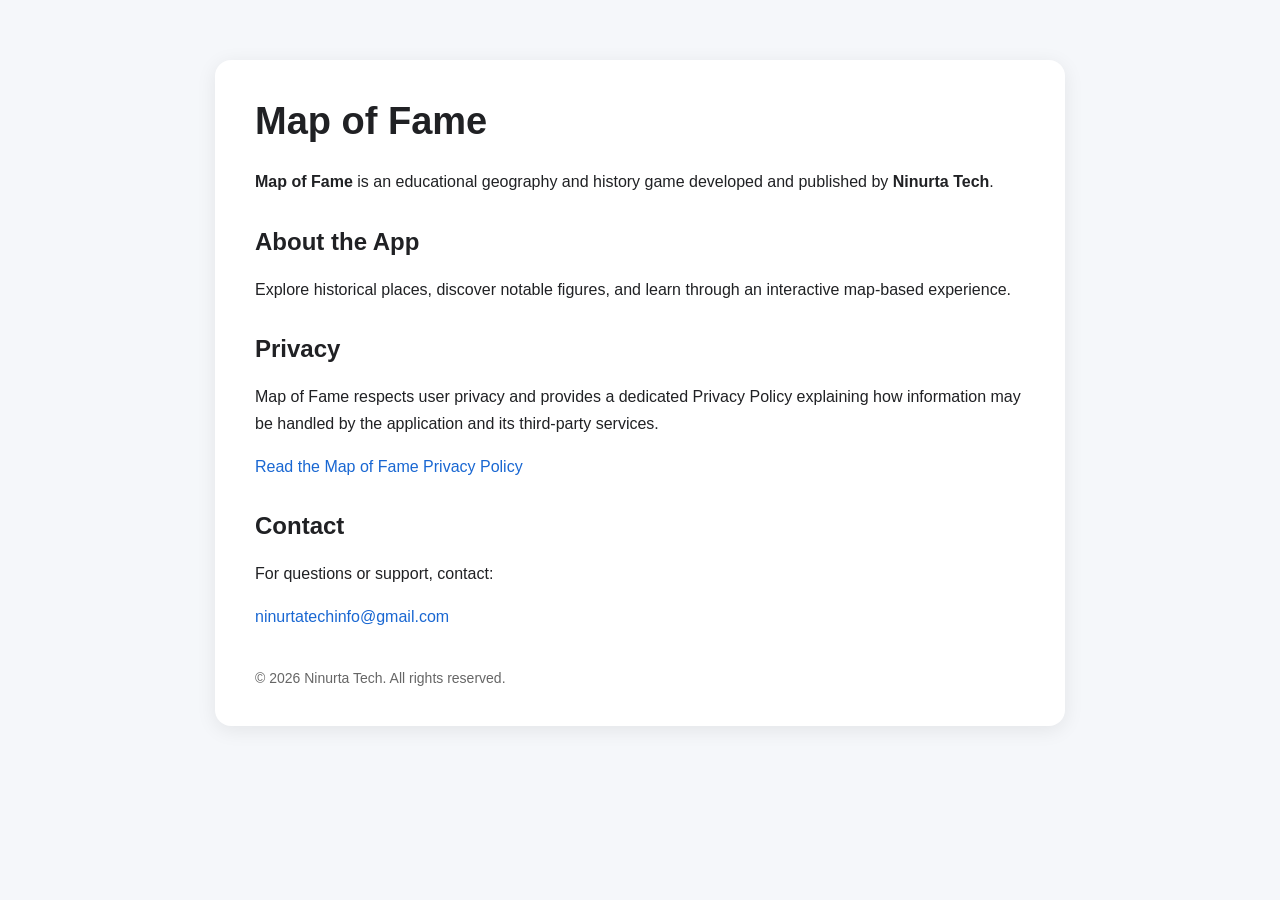
<file: index.html>
<!DOCTYPE html>
<html lang="en">
<head>
    <meta charset="UTF-8">
    <meta name="viewport" content="width=device-width, initial-scale=1.0">

    <title>Map of Fame</title>

    <meta
        name="description"
        content="Map of Fame is an educational geography and history game by Ninurta Tech."
    >

    <style>
        body {
            font-family: Arial, sans-serif;
            margin: 0;
            background: #f5f7fa;
            color: #202124;
        }

        .container {
            max-width: 850px;
            margin: 0 auto;
            padding: 60px 24px;
        }

        .card {
            background: white;
            padding: 40px;
            border-radius: 16px;
            box-shadow: 0 4px 20px rgba(0,0,0,0.08);
        }

        h1 {
            margin-top: 0;
            font-size: 38px;
        }

        h2 {
            margin-top: 32px;
        }

        p {
            line-height: 1.7;
        }

        a {
            color: #1967d2;
            text-decoration: none;
        }

        a:hover {
            text-decoration: underline;
        }

        .footer {
            margin-top: 40px;
            color: #666;
            font-size: 14px;
        }
    </style>
</head>

<body>

<div class="container">

    <div class="card">

        <h1>Map of Fame</h1>

        <p>
            <strong>Map of Fame</strong> is an educational geography and
            history game developed and published by
            <strong>Ninurta Tech</strong>.
        </p>

        <h2>About the App</h2>

        <p>
            Explore historical places, discover notable figures,
            and learn through an interactive map-based experience.
        </p>

        <h2>Privacy</h2>

        <p>
            Map of Fame respects user privacy and provides a dedicated
            Privacy Policy explaining how information may be handled
            by the application and its third-party services.
        </p>

        <p>
            <a href="privacy-policy.html">
                Read the Map of Fame Privacy Policy
            </a>
        </p>

        <h2>Contact</h2>

        <p>
            For questions or support, contact:
        </p>

        <p>
            <a href="mailto:ninurtatechinfo@gmail.com">
                ninurtatechinfo@gmail.com
            </a>
        </p>

        <div class="footer">
            © 2026 Ninurta Tech. All rights reserved.
        </div>

    </div>

</div>

</body>
</html>
</file>
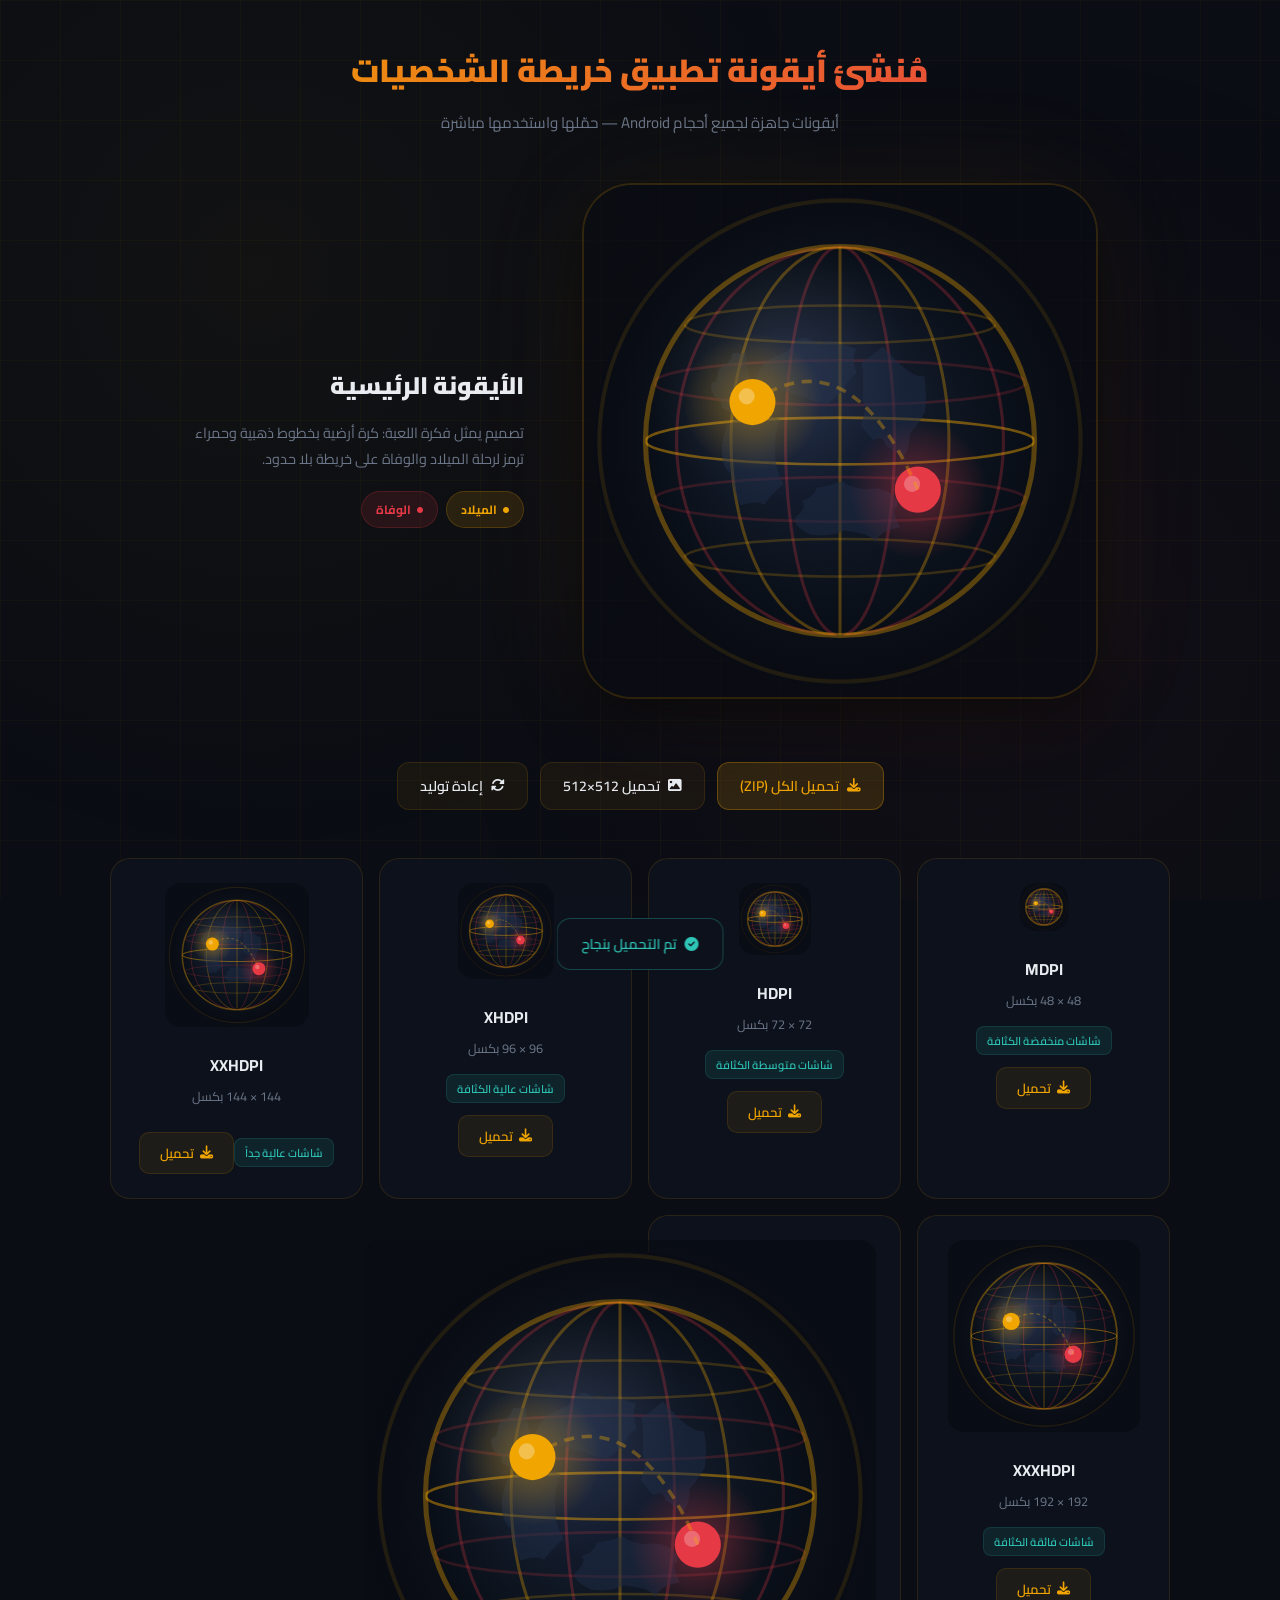
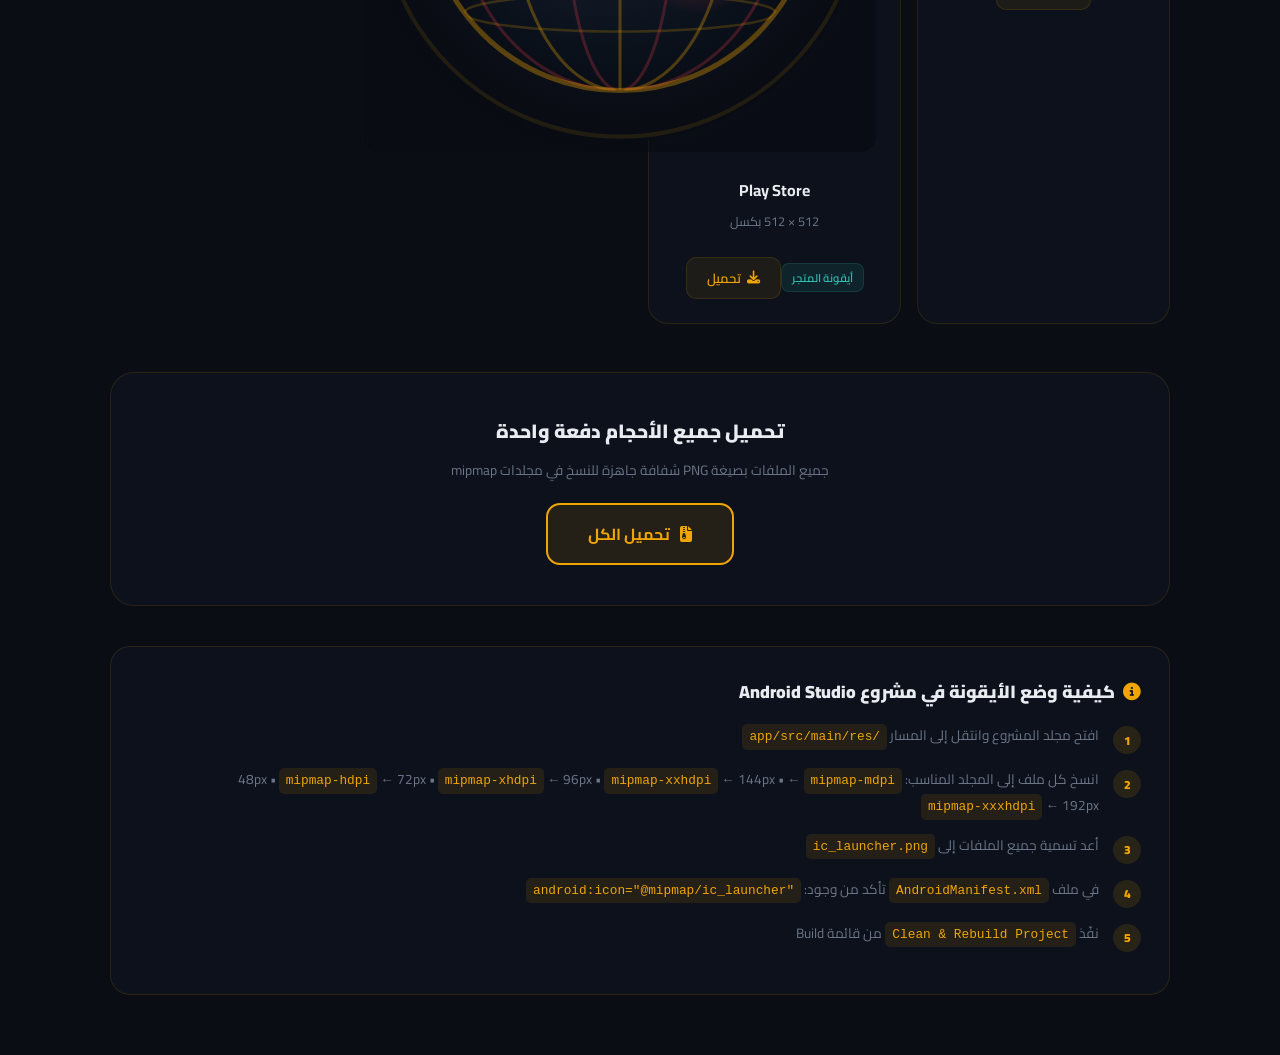
<file: icon_generator.html>
<!DOCTYPE html>
<html lang="ar" dir="rtl">
<head>
    <meta charset="UTF-8">
    <meta name="viewport" content="width=device-width, initial-scale=1.0">
    <title>مُنشئ أيقونة التطبيق - خريطة الشخصيات</title>
    <link href="https://fonts.googleapis.com/css2?family=Cairo:wght@400;700;900&display=swap" rel="stylesheet">
    <link rel="stylesheet" href="https://cdnjs.cloudflare.com/ajax/libs/font-awesome/6.5.0/css/all.min.css">
    <style>
        :root {
            --bg: #0a0d14;
            --fg: #e8ecf1;
            --muted: #6b7688;
            --accent: #f0a500;
            --death: #e63946;
            --success: #2ec4b6;
            --card: rgba(14,18,28,0.9);
            --border: rgba(240,165,0,0.12);
        }
        * { margin:0; padding:0; box-sizing:border-box; }
        body {
            font-family: 'Cairo', sans-serif;
            background: var(--bg);
            color: var(--fg);
            min-height: 100vh;
            overflow-x: hidden;
        }

        /* خلفية متحركة */
        .bg-grid {
            position: fixed; inset: 0; z-index: 0;
            background-image:
                radial-gradient(circle at 20% 30%, rgba(240,165,0,0.04) 0%, transparent 50%),
                radial-gradient(circle at 80% 70%, rgba(230,57,70,0.04) 0%, transparent 50%);
            background-size: 100% 100%;
        }
        .bg-grid::after {
            content: '';
            position: absolute; inset: 0;
            background-image: linear-gradient(rgba(240,165,0,0.03) 1px, transparent 1px),
                              linear-gradient(90deg, rgba(240,165,0,0.03) 1px, transparent 1px);
            background-size: 60px 60px;
        }

        .container {
            position: relative; z-index: 1;
            max-width: 1100px;
            margin: 0 auto;
            padding: 40px 20px 60px;
        }

        /* العنوان */
        .page-header {
            text-align: center;
            margin-bottom: 48px;
        }
        .page-header h1 {
            font-size: 2rem;
            font-weight: 900;
            margin-bottom: 8px;
            background: linear-gradient(135deg, var(--accent), var(--death));
            -webkit-background-clip: text;
            -webkit-text-fill-color: transparent;
            background-clip: text;
        }
        .page-header p {
            color: var(--muted);
            font-size: 0.95rem;
        }

        /* المعاينة الرئيسية */
        .preview-section {
            display: flex;
            align-items: center;
            justify-content: center;
            gap: 60px;
            margin-bottom: 56px;
            flex-wrap: wrap;
        }
        .main-preview {
            position: relative;
        }
        .main-preview canvas {
            border-radius: 48px;
            box-shadow:
                0 0 0 2px rgba(240,165,0,0.15),
                0 20px 60px rgba(0,0,0,0.5),
                0 0 120px rgba(240,165,0,0.08);
            transition: transform 0.4s ease;
        }
        .main-preview canvas:hover {
            transform: scale(1.03);
        }
        .preview-info {
            max-width: 340px;
        }
        .preview-info h2 {
            font-size: 1.5rem;
            font-weight: 900;
            margin-bottom: 12px;
            color: var(--fg);
        }
        .preview-info p {
            color: var(--muted);
            font-size: 0.9rem;
            line-height: 1.8;
            margin-bottom: 20px;
        }
        .preview-badge {
            display: inline-flex;
            align-items: center;
            gap: 6px;
            padding: 6px 14px;
            border-radius: 20px;
            font-size: 0.75rem;
            font-weight: 700;
        }
        .badge-gold { background: rgba(240,165,0,0.12); color: var(--accent); border: 1px solid rgba(240,165,0,0.2); }
        .badge-red { background: rgba(230,57,70,0.12); color: var(--death); border: 1px solid rgba(230,57,70,0.2); }

        /* أزرار التحكم */
        .controls-bar {
            display: flex;
            justify-content: center;
            gap: 12px;
            margin-bottom: 48px;
            flex-wrap: wrap;
        }
        .ctrl-btn {
            padding: 10px 22px;
            border-radius: 12px;
            border: 1px solid var(--border);
            background: rgba(240,165,0,0.06);
            color: var(--fg);
            font-family: 'Cairo', sans-serif;
            font-size: 0.88rem;
            font-weight: 600;
            cursor: pointer;
            transition: all 0.25s ease;
            display: flex;
            align-items: center;
            gap: 8px;
        }
        .ctrl-btn:hover {
            background: rgba(240,165,0,0.14);
            border-color: rgba(240,165,0,0.3);
            transform: translateY(-2px);
            box-shadow: 0 6px 20px rgba(240,165,0,0.08);
        }
        .ctrl-btn.primary {
            background: rgba(240,165,0,0.15);
            border-color: rgba(240,165,0,0.3);
            color: var(--accent);
        }
        .ctrl-btn i { font-size: 0.85rem; }

        /* شبكة الأحجام */
        .sizes-grid {
            display: grid;
            grid-template-columns: repeat(auto-fill, minmax(220px, 1fr));
            gap: 16px;
            margin-bottom: 48px;
        }
        .size-card {
            background: var(--card);
            border: 1px solid var(--border);
            border-radius: 20px;
            padding: 24px;
            text-align: center;
            transition: all 0.3s ease;
        }
        .size-card:hover {
            border-color: rgba(240,165,0,0.25);
            transform: translateY(-3px);
            box-shadow: 0 10px 30px rgba(0,0,0,0.3);
        }
        .size-card canvas {
            border-radius: 16px;
            margin-bottom: 14px;
            image-rendering: -webkit-optimize-contrast;
            image-rendering: crisp-edges;
        }
        .size-label {
            font-weight: 700;
            font-size: 1rem;
            margin-bottom: 4px;
        }
        .size-dims {
            color: var(--muted);
            font-size: 0.8rem;
            margin-bottom: 12px;
        }
        .size-use {
            display: inline-block;
            padding: 3px 10px;
            border-radius: 8px;
            font-size: 0.7rem;
            font-weight: 600;
            background: rgba(46,196,182,0.1);
            color: var(--success);
            border: 1px solid rgba(46,196,182,0.15);
        }
        .dl-btn {
            margin-top: 12px;
            padding: 8px 20px;
            border-radius: 10px;
            border: 1px solid var(--border);
            background: rgba(240,165,0,0.08);
            color: var(--accent);
            font-family: 'Cairo', sans-serif;
            font-size: 0.82rem;
            font-weight: 600;
            cursor: pointer;
            transition: all 0.2s ease;
            display: inline-flex;
            align-items: center;
            gap: 6px;
        }
        .dl-btn:hover {
            background: rgba(240,165,0,0.18);
            border-color: rgba(240,165,0,0.3);
        }

        /* تحميل الكل */
        .download-all-section {
            text-align: center;
            padding: 40px 20px;
            background: var(--card);
            border: 1px solid var(--border);
            border-radius: 24px;
        }
        .download-all-section h3 {
            font-size: 1.2rem;
            font-weight: 900;
            margin-bottom: 8px;
        }
        .download-all-section p {
            color: var(--muted);
            font-size: 0.85rem;
            margin-bottom: 20px;
        }
        .dl-all-btn {
            padding: 14px 40px;
            border-radius: 14px;
            border: 2px solid var(--accent);
            background: rgba(240,165,0,0.1);
            color: var(--accent);
            font-family: 'Cairo', sans-serif;
            font-size: 1rem;
            font-weight: 700;
            cursor: pointer;
            transition: all 0.3s ease;
            display: inline-flex;
            align-items: center;
            gap: 10px;
        }
        .dl-all-btn:hover {
            background: rgba(240,165,0,0.2);
            transform: translateY(-2px);
            box-shadow: 0 10px 40px rgba(240,165,0,0.15);
        }

        /* إشعار */
        .toast {
            position: fixed;
            bottom: 30px;
            left: 50%;
            transform: translateX(-50%) translateY(100px);
            background: var(--card);
            border: 1px solid rgba(46,196,182,0.3);
            color: var(--success);
            padding: 12px 24px;
            border-radius: 14px;
            font-size: 0.88rem;
            font-weight: 600;
            z-index: 999;
            transition: transform 0.4s ease;
            backdrop-filter: blur(16px);
            -webkit-backdrop-filter: blur(16px);
            display: flex;
            align-items: center;
            gap: 8px;
        }
        .toast.show {
            transform: translateX(-50%) translateY(0);
        }

        /* تعليمات */
        .instructions {
            margin-top: 40px;
            background: var(--card);
            border: 1px solid var(--border);
            border-radius: 20px;
            padding: 28px;
        }
        .instructions h3 {
            font-size: 1.1rem;
            font-weight: 900;
            margin-bottom: 16px;
            display: flex;
            align-items: center;
            gap: 8px;
        }
        .instructions h3 i { color: var(--accent); }
        .step {
            display: flex;
            gap: 14px;
            margin-bottom: 14px;
            align-items: flex-start;
        }
        .step-num {
            width: 28px; height: 28px;
            border-radius: 50%;
            background: rgba(240,165,0,0.12);
            color: var(--accent);
            display: flex;
            align-items: center;
            justify-content: center;
            font-size: 0.75rem;
            font-weight: 900;
            flex-shrink: 0;
            margin-top: 2px;
        }
        .step-text {
            color: var(--muted);
            font-size: 0.85rem;
            line-height: 1.7;
        }
        .step-text code {
            background: rgba(240,165,0,0.1);
            color: var(--accent);
            padding: 2px 7px;
            border-radius: 5px;
            font-size: 0.8rem;
            direction: ltr;
            display: inline-block;
        }

        @media (max-width: 640px) {
            .preview-section { gap: 30px; }
            .page-header h1 { font-size: 1.5rem; }
            .sizes-grid { grid-template-columns: 1fr 1fr; gap: 10px; }
            .size-card { padding: 14px; }
            .container { padding: 24px 14px 40px; }
        }
    </style>
</head>
<body>
    <div class="bg-grid"></div>

    <div class="container">
        <!-- العنوان -->
        <header class="page-header">
            <h1>مُنشئ أيقونة تطبيق خريطة الشخصيات</h1>
            <p>أيقونات جاهزة لجميع أحجام Android — حمّلها واستخدمها مباشرة</p>
        </header>

        <!-- المعاينة الرئيسية -->
        <section class="preview-section">
            <div class="main-preview">
                <canvas id="mainCanvas" width="512" height="512"></canvas>
            </div>
            <div class="preview-info">
                <h2>الأيقونة الرئيسية</h2>
                <p>
                    تصميم يمثل فكرة اللعبة: كرة أرضية بخطوط ذهبية وحمراء ترمز
                    لرحلة الميلاد والوفاة على خريطة بلا حدود.
                </p>
                <div style="display:flex;gap:8px;flex-wrap:wrap;">
                    <span class="preview-badge badge-gold">
                        <i class="fas fa-circle" style="font-size:6px;"></i> الميلاد
                    </span>
                    <span class="preview-badge badge-red">
                        <i class="fas fa-circle" style="font-size:6px;"></i> الوفاة
                    </span>
                </div>
            </div>
        </section>

        <!-- أزرار التحكم -->
        <div class="controls-bar">
            <button class="ctrl-btn primary" onclick="downloadAll()">
                <i class="fas fa-download"></i> تحميل الكل (ZIP)
            </button>
            <button class="ctrl-btn" onclick="downloadSingle(512, 'ic_launcher.png')">
                <i class="fas fa-image"></i> تحميل 512×512
            </button>
            <button class="ctrl-btn" onclick="regenerate()">
                <i class="fas fa-sync-alt"></i> إعادة توليد
            </button>
        </div>

        <!-- شبكة الأحجام -->
        <section class="sizes-grid" id="sizesGrid"></section>

        <!-- تحميل الكل -->
        <section class="download-all-section">
            <h3>تحميل جميع الأحجام دفعة واحدة</h3>
            <p>جميع الملفات بصيغة PNG شفافة جاهزة للنسخ في مجلدات mipmap</p>
            <button class="dl-all-btn" onclick="downloadAll()">
                <i class="fas fa-file-archive"></i>
                تحميل الكل
            </button>
        </section>

        <!-- تعليمات -->
        <section class="instructions">
            <h3><i class="fas fa-info-circle"></i> كيفية وضع الأيقونة في مشروع Android Studio</h3>
            <div class="step">
                <div class="step-num">1</div>
                <div class="step-text">افتح مجلد المشروع وانتقل إلى المسار <code>app/src/main/res/</code></div>
            </div>
            <div class="step">
                <div class="step-num">2</div>
                <div class="step-text">
                    انسخ كل ملف إلى المجلد المناسب:
                    <code>mipmap-mdpi</code> ← 48px &bull;
                    <code>mipmap-hdpi</code> ← 72px &bull;
                    <code>mipmap-xhdpi</code> ← 96px &bull;
                    <code>mipmap-xxhdpi</code> ← 144px &bull;
                    <code>mipmap-xxxhdpi</code> ← 192px
                </div>
            </div>
            <div class="step">
                <div class="step-num">3</div>
                <div class="step-text">أعد تسمية جميع الملفات إلى <code>ic_launcher.png</code></div>
            </div>
            <div class="step">
                <div class="step-num">4</div>
                <div class="step-text">
                    في ملف <code>AndroidManifest.xml</code> تأكد من وجود:
                    <code>android:icon="@mipmap/ic_launcher"</code>
                </div>
            </div>
            <div class="step">
                <div class="step-num">5</div>
                <div class="step-text">نفّذ <code>Clean & Rebuild Project</code> من قائمة Build</div>
            </div>
        </section>
    </div>

    <!-- إشعار -->
    <div class="toast" id="toast">
        <i class="fas fa-check-circle"></i>
        <span id="toastMsg">تم التحميل بنجاح</span>
    </div>

    <script>
    /* ===================================================
       تعريفات الأحجام المطلوبة لنظام Android
       =================================================== */
    const SIZES = [
        { px: 48,   folder: 'mipmap-mdpi',     label: 'MDPI',     use: 'شاشات منخفضة الكثافة' },
        { px: 72,   folder: 'mipmap-hdpi',     label: 'HDPI',     use: 'شاشات متوسطة الكثافة' },
        { px: 96,   folder: 'mipmap-xhdpi',    label: 'XHDPI',    use: 'شاشات عالية الكثافة' },
        { px: 144,  folder: 'mipmap-xxhdpi',   label: 'XXHDPI',   use: 'شاشات عالية جداً' },
        { px: 192,  folder: 'mipmap-xxxhdpi',  label: 'XXXHDPI',  use: 'شاشات فائقة الكثافة' },
        { px: 512,  folder: 'play-store',       label: 'Play Store', use: 'أيقونة المتجر' },
    ];

    let seed = Date.now();

    /* ===================================================
       رسم الأيقونة على Canvas بأي حجم
       =================================================== */
    function drawIcon(canvas, size) {
        canvas.width = size;
        canvas.height = size;
        const ctx = canvas.getContext('2d');
        const cx = size / 2;
        const cy = size / 2;
        const r = size * 0.38; // نصف قطر الكرة

        // --- خلفية دائرية متدرجة ---
        const bgGrad = ctx.createRadialGradient(cx, cy * 0.85, 0, cx, cy, size * 0.52);
        bgGrad.addColorStop(0, '#141a28');
        bgGrad.addColorStop(1, '#080b12');
        ctx.beginPath();
        ctx.arc(cx, cy, size * 0.48, 0, Math.PI * 2);
        ctx.fillStyle = bgGrad;
        ctx.fill();

        // --- إطار خارجي ذهبي خفيف ---
        ctx.beginPath();
        ctx.arc(cx, cy, size * 0.47, 0, Math.PI * 2);
        ctx.strokeStyle = 'rgba(240,165,0,0.2)';
        ctx.lineWidth = size * 0.008;
        ctx.stroke();

        // --- الكرة الأرضية (قوس أمامي) ---
        ctx.save();
        ctx.beginPath();
        ctx.arc(cx, cy, r, 0, Math.PI * 2);
        ctx.clip();

        // تدرج الكرة
        const globeGrad = ctx.createRadialGradient(cx - r * 0.3, cy - r * 0.3, 0, cx, cy, r);
        globeGrad.addColorStop(0, '#1a2540');
        globeGrad.addColorStop(0.7, '#0e1520');
        globeGrad.addColorStop(1, '#080d16');
        ctx.fillStyle = globeGrad;
        ctx.fillRect(cx - r, cy - r, r * 2, r * 2);

        // خطوط الطول (ذهبية)
        const rng = mulberry32(seed);
        for (let i = -3; i <= 3; i++) {
            const offset = i * r * 0.28;
            ctx.beginPath();
            for (let a = -Math.PI / 2; a <= Math.PI / 2; a += 0.05) {
                const x = cx + offset * Math.cos(a);
                const y = cy + r * Math.sin(a);
                if (a === -Math.PI / 2) ctx.moveTo(x, y);
                else ctx.lineTo(x, y);
            }
            ctx.strokeStyle = i % 2 === 0
                ? 'rgba(240,165,0,0.3)'
                : 'rgba(230,57,70,0.25)';
            ctx.lineWidth = Math.max(1, size * 0.006);
            ctx.stroke();
        }

        // خطوط العرض (ذهبية وحمراء)
        for (let i = -2; i <= 2; i++) {
            const latY = i * r * 0.3;
            const latR = Math.sqrt(Math.max(0.01, r * r - latY * latY));
            ctx.beginPath();
            ctx.ellipse(cx, cy + latY, latR, latR * 0.12, 0, 0, Math.PI * 2);
            ctx.strokeStyle = i === 0
                ? 'rgba(240,165,0,0.45)'
                : (i % 2 === 0 ? 'rgba(240,165,0,0.2)' : 'rgba(230,57,70,0.18)');
            ctx.lineWidth = Math.max(1, size * 0.005);
            ctx.stroke();
        }

        // كتل قارية مبسطة (بقع داكنة)
        drawContinent(ctx, cx - r * 0.15, cy - r * 0.35, r * 0.3, r * 0.25, rng);
        drawContinent(ctx, cx + r * 0.25, cy - r * 0.15, r * 0.22, r * 0.35, rng);
        drawContinent(ctx, cx - r * 0.45, cy + r * 0.05, r * 0.2, r * 0.3, rng);
        drawContinent(ctx, cx + r * 0.05, cy + r * 0.35, r * 0.35, r * 0.2, rng);
        drawContinent(ctx, cx - r * 0.55, cy - r * 0.3, r * 0.15, r * 0.2, rng);

        // انعكاس ضوئي
        const shineGrad = ctx.createRadialGradient(
            cx - r * 0.35, cy - r * 0.4, 0,
            cx - r * 0.35, cy - r * 0.4, r * 0.7
        );
        shineGrad.addColorStop(0, 'rgba(255,255,255,0.07)');
        shineGrad.addColorStop(1, 'rgba(255,255,255,0)');
        ctx.fillStyle = shineGrad;
        ctx.fillRect(cx - r, cy - r, r * 2, r * 2);

        ctx.restore();

        // --- إطار الكرة الخارجي ---
        ctx.beginPath();
        ctx.arc(cx, cy, r, 0, Math.PI * 2);
        ctx.strokeStyle = 'rgba(240,165,0,0.35)';
        ctx.lineWidth = Math.max(1.5, size * 0.01);
        ctx.stroke();

        // --- نقطتان: ميلاد (ذهبية) ووفاة (حمراء) ---
        const dotR = size * 0.045;
        const birthPos = { x: cx - r * 0.45, y: cy - r * 0.2 };
        const deathPos = { x: cx + r * 0.4, y: cy + r * 0.25 };

        // هالة الميلاد
        const bGlow = ctx.createRadialGradient(birthPos.x, birthPos.y, 0, birthPos.x, birthPos.y, dotR * 3);
        bGlow.addColorStop(0, 'rgba(240,165,0,0.4)');
        bGlow.addColorStop(1, 'rgba(240,165,0,0)');
        ctx.fillStyle = bGlow;
        ctx.fillRect(birthPos.x - dotR * 3, birthPos.y - dotR * 3, dotR * 6, dotR * 6);

        // نقطة الميلاد
        ctx.beginPath();
        ctx.arc(birthPos.x, birthPos.y, dotR, 0, Math.PI * 2);
        ctx.fillStyle = '#f0a500';
        ctx.fill();
        ctx.beginPath();
        ctx.arc(birthPos.x - dotR * 0.25, birthPos.y - dotR * 0.25, dotR * 0.35, 0, Math.PI * 2);
        ctx.fillStyle = 'rgba(255,255,255,0.3)';
        ctx.fill();

        // هالة الوفاة
        const dGlow = ctx.createRadialGradient(deathPos.x, deathPos.y, 0, deathPos.x, deathPos.y, dotR * 3);
        dGlow.addColorStop(0, 'rgba(230,57,70,0.4)');
        dGlow.addColorStop(1, 'rgba(230,57,70,0)');
        ctx.fillStyle = dGlow;
        ctx.fillRect(deathPos.x - dotR * 3, deathPos.y - dotR * 3, dotR * 6, dotR * 6);

        // نقطة الوفاة
        ctx.beginPath();
        ctx.arc(deathPos.x, deathPos.y, dotR, 0, Math.PI * 2);
        ctx.fillStyle = '#e63946';
        ctx.fill();
        ctx.beginPath();
        ctx.arc(deathPos.x - dotR * 0.25, deathPos.y - dotR * 0.25, dotR * 0.35, 0, Math.PI * 2);
        ctx.fillStyle = 'rgba(255,255,255,0.25)';
        ctx.fill();

        // --- خط متقطع بين النقطتين ---
        ctx.setLineDash([size * 0.02, size * 0.015]);
        ctx.beginPath();
        // خط منحني خفيف
        const midX = cx + r * 0.05;
        const midY = cy - r * 0.55;
        ctx.moveTo(birthPos.x, birthPos.y);
        ctx.quadraticCurveTo(midX, midY, deathPos.x, deathPos.y);
        ctx.strokeStyle = 'rgba(240,165,0,0.35)';
        ctx.lineWidth = Math.max(1, size * 0.007);
        ctx.stroke();
        ctx.setLineDash([]);

        // --- تدرج حواف دائري (mask) لجعل الأطراف ناعمة ---
        const edgeGrad = ctx.createRadialGradient(cx, cy, size * 0.38, cx, cy, size * 0.5);
        edgeGrad.addColorStop(0, 'rgba(8,11,18,0)');
        edgeGrad.addColorStop(1, 'rgba(8,11,18,0.6)');
        ctx.fillStyle = edgeGrad;
        ctx.fillRect(0, 0, size, size);
    }

    /* رسم كتلة قارية مبسطة */
    function drawContinent(ctx, x, y, w, h, rng) {
        const points = [];
        const n = 8 + Math.floor(rng() * 5);
        for (let i = 0; i < n; i++) {
            const angle = (i / n) * Math.PI * 2;
            const rr = 0.5 + rng() * 0.5;
            points.push({
                x: x + Math.cos(angle) * w * rr,
                y: y + Math.sin(angle) * h * rr
            });
        }
        ctx.beginPath();
        ctx.moveTo(points[0].x, points[0].y);
        for (let i = 1; i <= points.length; i++) {
            const curr = points[i % points.length];
            const prev = points[(i - 1) % points.length];
            const cpx = (prev.x + curr.x) / 2 + (rng() - 0.5) * w * 0.3;
            const cpy = (prev.y + curr.y) / 2 + (rng() - 0.5) * h * 0.3;
            ctx.quadraticCurveTo(cpx, cpy, curr.x, curr.y);
        }
        ctx.closePath();
        ctx.fillStyle = 'rgba(30,45,70,0.5)';
        ctx.fill();
    }

    /* مولد أرقام عشوائية مبني على البذرة */
    function mulberry32(a) {
        return function() {
            a |= 0; a = a + 0x6D2B79F5 | 0;
            let t = Math.imul(a ^ a >>> 15, 1 | a);
            t = t + Math.imul(t ^ t >>> 7, 61 | t) ^ t;
            return ((t ^ t >>> 14) >>> 0) / 4294967296;
        };
    }

    /* ===================================================
       بناء شبكة الأحجام
       =================================================== */
    function buildGrid() {
        const grid = document.getElementById('sizesGrid');
        grid.innerHTML = '';
        SIZES.forEach(s => {
            const card = document.createElement('div');
            card.className = 'size-card';

            const canvas = document.createElement('canvas');
            drawIcon(canvas, s.px);

            const label = document.createElement('div');
            label.className = 'size-label';
            label.textContent = s.label;

            const dims = document.createElement('div');
            dims.className = 'size-dims';
            dims.textContent = `${s.px} × ${s.px} بكسل`;

            const use = document.createElement('div');
            use.className = 'size-use';
            use.textContent = s.use;

            const btn = document.createElement('button');
            btn.className = 'dl-btn';
            btn.innerHTML = '<i class="fas fa-download"></i> تحميل';
            btn.addEventListener('click', () => {
                downloadSingle(s.px, `ic_launcher_${s.px}.png`);
            });

            card.append(canvas, label, dims, use, btn);
            grid.appendChild(card);
        });
    }

    /* ===================================================
       تحميل ملف واحد
       =================================================== */
    function downloadSingle(size, filename) {
        const c = document.createElement('canvas');
        drawIcon(c, size);
        const link = document.createElement('a');
        link.download = filename;
        link.href = c.toDataURL('image/png');
        link.click();
        showToast(`تم تحميل ${filename}`);
    }

    /* ===================================================
       تحميل الكل كملفات منفصلة
       =================================================== */
    function downloadAll() {
        let delay = 0;
        SIZES.forEach(s => {
            setTimeout(() => {
                const c = document.createElement('canvas');
                drawIcon(c, s.px);
                const link = document.createElement('a');
                link.download = `ic_launcher.png`;
                link.href = c.toDataURL('image/png');
                link.click();
            }, delay);
            delay += 400;
        });
        showToast('جارٍ تحميل جميع الأحجام...');
    }

    /* ===================================================
       إعادة توليد (تغيير البذرة)
       =================================================== */
    function regenerate() {
        seed = Date.now();
        drawIcon(document.getElementById('mainCanvas'), 512);
        buildGrid();
        showToast('تم إعادة توليد الأيقونة بتصميم جديد');
    }

    /* ===================================================
       إشعار
       =================================================== */
    function showToast(msg) {
        const t = document.getElementById('toast');
        document.getElementById('toastMsg').textContent = msg;
        t.classList.add('show');
        clearTimeout(t._timer);
        t._timer = setTimeout(() => t.classList.remove('show'), 2500);
    }

    /* ===================================================
       التهيئة
       =================================================== */
    document.addEventListener('DOMContentLoaded', () => {
        drawIcon(document.getElementById('mainCanvas'), 512);
        buildGrid();
    });
    </script>
</body>
</html>
</file>
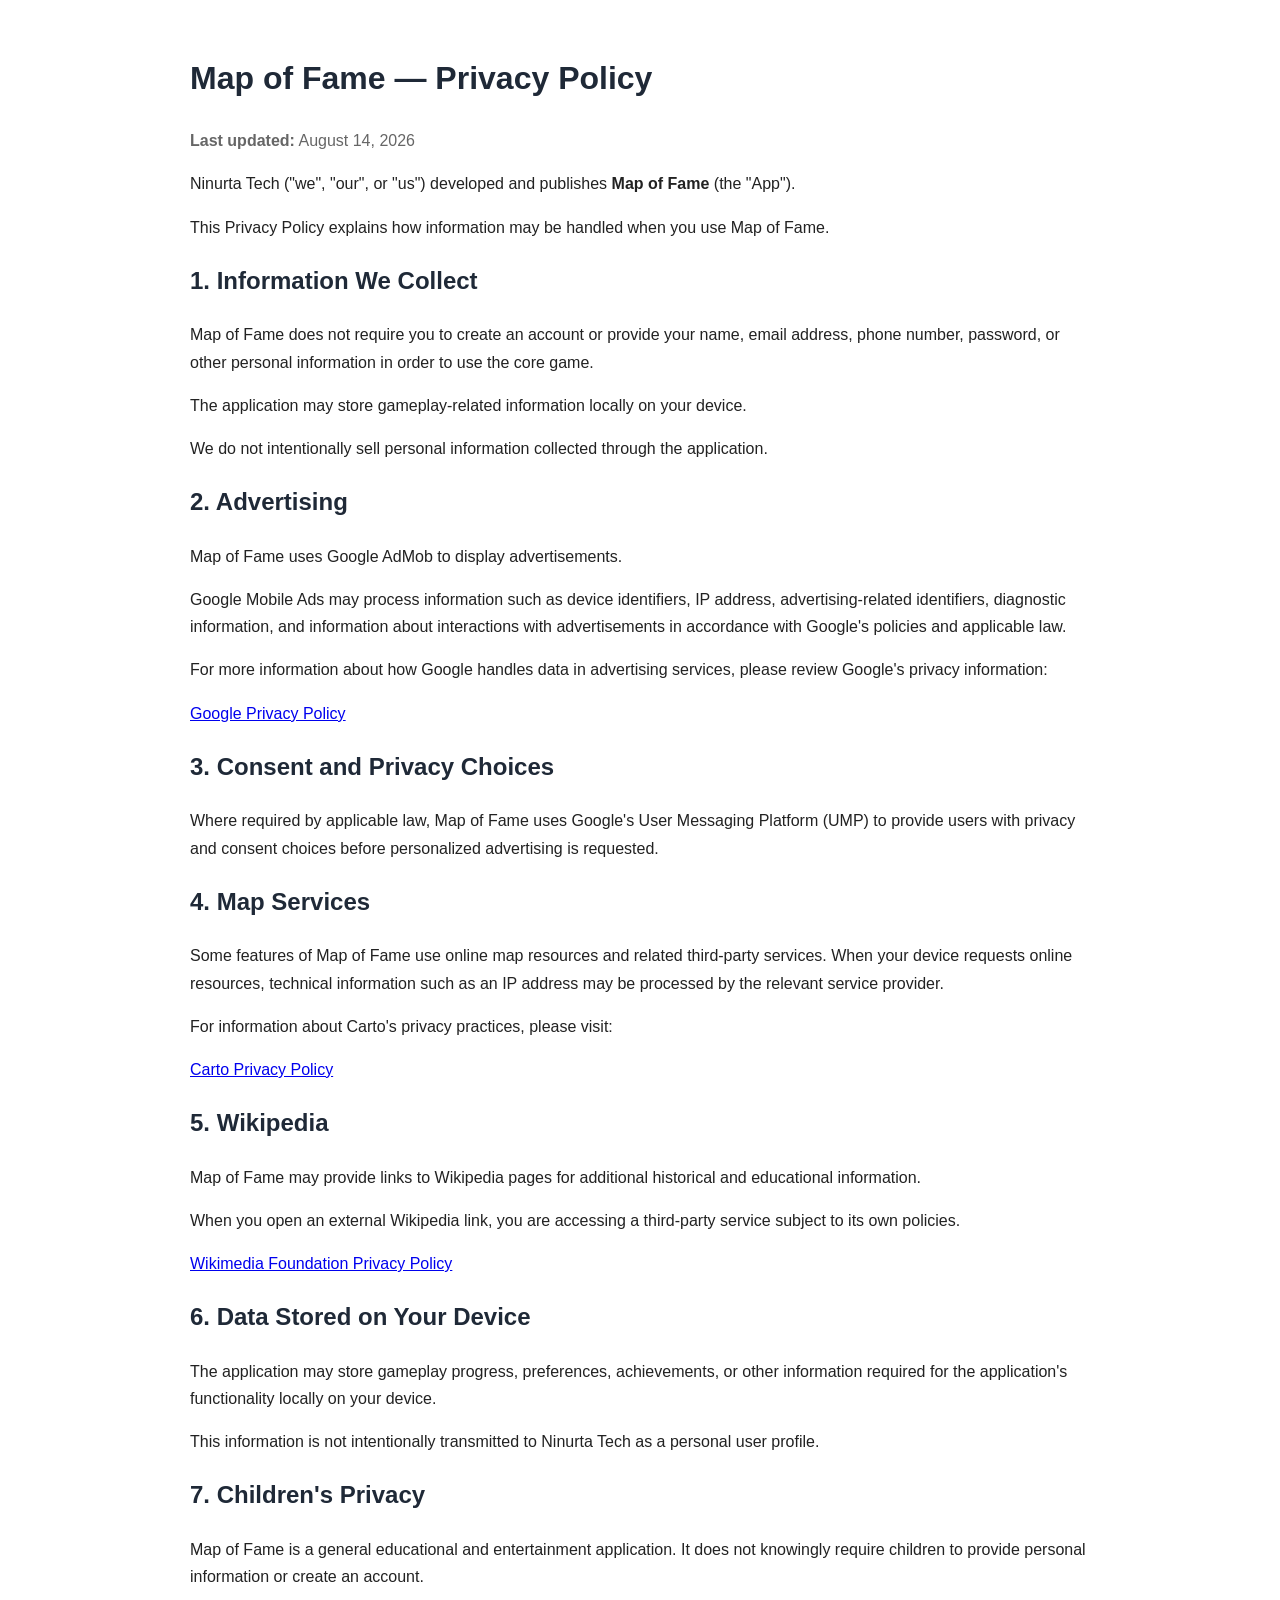
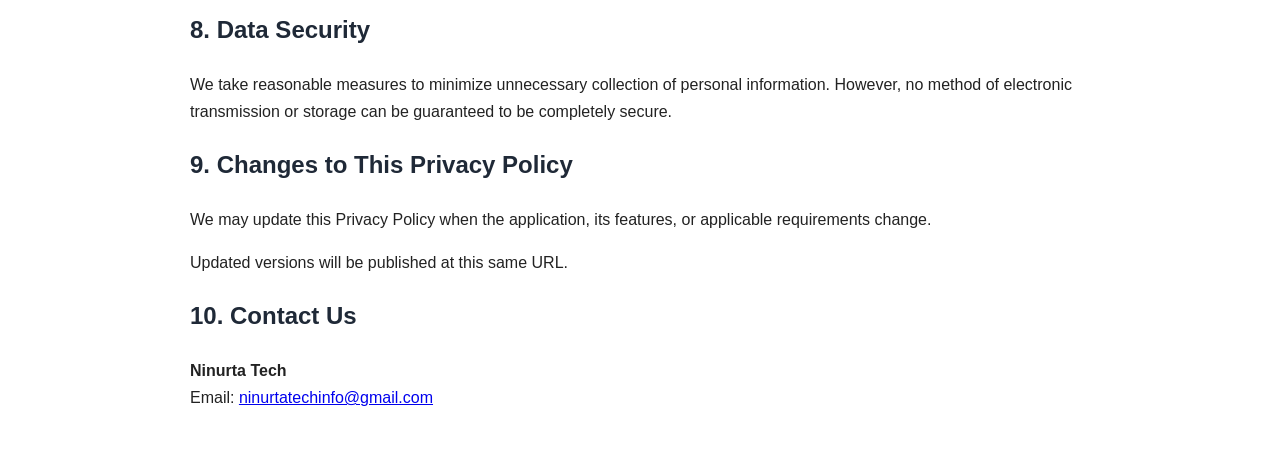
<file: privacy-policy.html>
<!DOCTYPE html>
<html lang="en">
<head>
    <meta charset="UTF-8">
    <meta name="viewport" content="width=device-width, initial-scale=1.0">
    <title>Map of Fame - Privacy Policy</title>
    <style>
        body {
            font-family: Arial, sans-serif;
            line-height: 1.7;
            max-width: 900px;
            margin: 0 auto;
            padding: 30px 20px;
            color: #222;
        }

        h1, h2 {
            color: #1f2937;
        }

        .updated {
            color: #666;
        }
    </style>
</head>

<body>

<h1>Map of Fame — Privacy Policy</h1>

<p class="updated"><strong>Last updated:</strong> August 14, 2026</p>

<p>
Ninurta Tech ("we", "our", or "us") developed and publishes
<strong>Map of Fame</strong> (the "App").
</p>

<p>
This Privacy Policy explains how information may be handled when you use
Map of Fame.
</p>

<h2>1. Information We Collect</h2>

<p>
Map of Fame does not require you to create an account or provide your name,
email address, phone number, password, or other personal information in
order to use the core game.
</p>

<p>
The application may store gameplay-related information locally on your
device.
</p>

<p>
We do not intentionally sell personal information collected through the
application.
</p>

<h2>2. Advertising</h2>

<p>
Map of Fame uses Google AdMob to display advertisements.
</p>

<p>
Google Mobile Ads may process information such as device identifiers,
IP address, advertising-related identifiers, diagnostic information,
and information about interactions with advertisements in accordance
with Google's policies and applicable law.
</p>

<p>
For more information about how Google handles data in advertising
services, please review Google's privacy information:
</p>

<p>
<a href="https://policies.google.com/privacy">
Google Privacy Policy
</a>
</p>

<h2>3. Consent and Privacy Choices</h2>

<p>
Where required by applicable law, Map of Fame uses Google's User Messaging
Platform (UMP) to provide users with privacy and consent choices before
personalized advertising is requested.
</p>

<h2>4. Map Services</h2>

<p>
Some features of Map of Fame use online map resources and related
third-party services. When your device requests online resources,
technical information such as an IP address may be processed by the
relevant service provider.
</p>

<p>
For information about Carto's privacy practices, please visit:
</p>

<p>
<a href="https://carto.com/privacy/">
Carto Privacy Policy
</a>
</p>

<h2>5. Wikipedia</h2>

<p>
Map of Fame may provide links to Wikipedia pages for additional historical
and educational information.
</p>

<p>
When you open an external Wikipedia link, you are accessing a
third-party service subject to its own policies.
</p>

<p>
<a href="https://foundation.wikimedia.org/wiki/Policy:Privacy_policy">
Wikimedia Foundation Privacy Policy
</a>
</p>

<h2>6. Data Stored on Your Device</h2>

<p>
The application may store gameplay progress, preferences, achievements,
or other information required for the application's functionality
locally on your device.
</p>

<p>
This information is not intentionally transmitted to Ninurta Tech as a
personal user profile.
</p>

<h2>7. Children's Privacy</h2>

<p>
Map of Fame is a general educational and entertainment application.
It does not knowingly require children to provide personal information
or create an account.
</p>

<h2>8. Data Security</h2>

<p>
We take reasonable measures to minimize unnecessary collection of
personal information. However, no method of electronic transmission
or storage can be guaranteed to be completely secure.
</p>

<h2>9. Changes to This Privacy Policy</h2>

<p>
We may update this Privacy Policy when the application, its features,
or applicable requirements change.
</p>

<p>
Updated versions will be published at this same URL.
</p>

<h2>10. Contact Us</h2>

<p>
<strong>Ninurta Tech</strong><br>
Email:
<a href="mailto:ninurtatechinfo@gmail.com">
ninurtatechinfo@gmail.com
</a>
</p>

</body>
</html>
</file>
